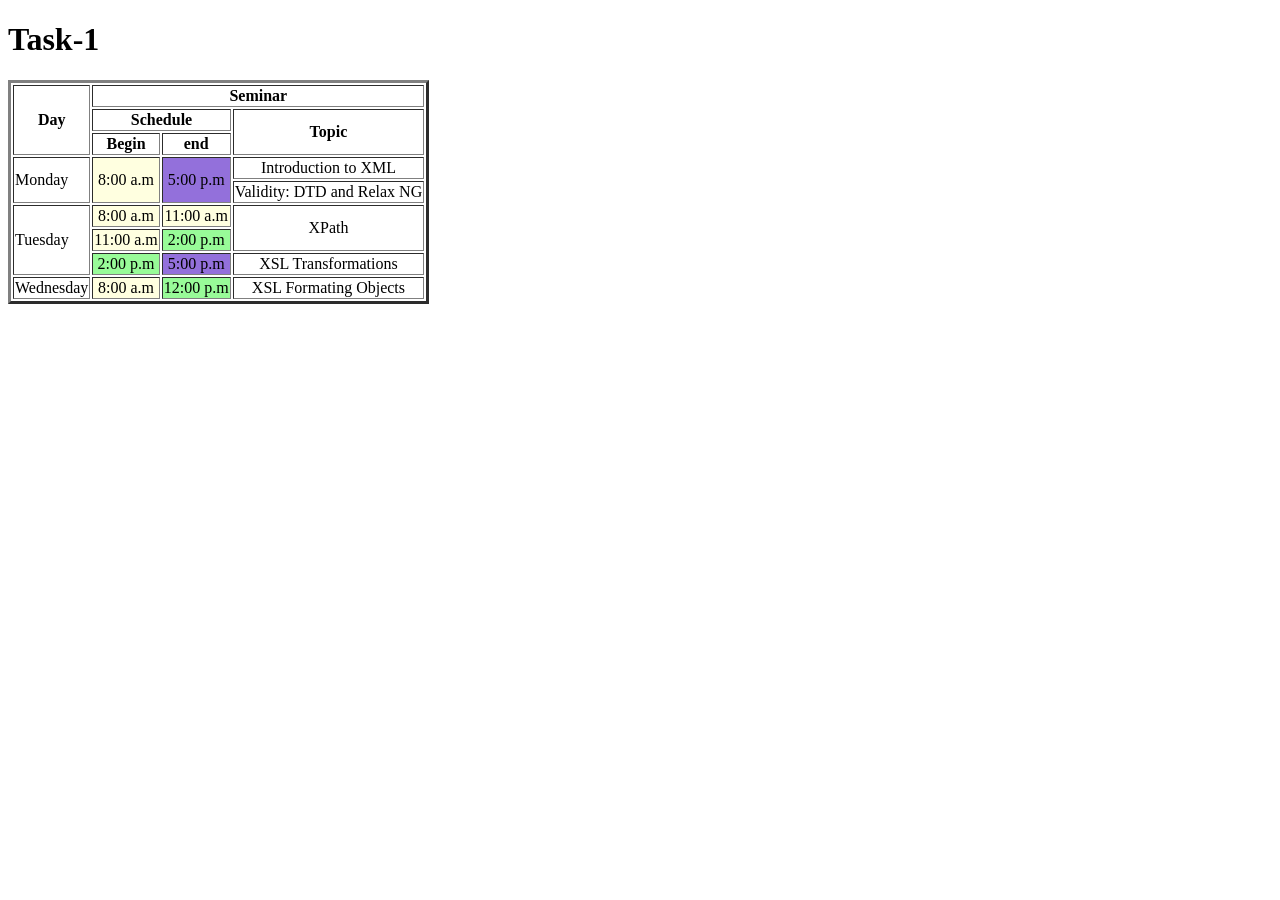
<file: task1/index.html>
<!doctype html>
<html lang="en">
  <head>
    <meta charset="UTF-8" />
    <meta name="viewport" content="width=device-width, initial-scale=1.0" />
    <title>Task1</title>
  </head>
  <body>
    <h1>Task-1</h1>
    <table border="3">
      <!--table head-->
      <thead>
        <tr>
          <th rowspan="3">Day</th>
          <th colspan="4">Seminar</th>
        </tr>
        <tr>
          <th colspan="2">Schedule</th>
          <th rowspan="2">Topic</th>
        </tr>
        <tr>
          <th>Begin</th>
          <th>end</th>
        </tr>
      </thead>
      <!--table body-->
      <tbody>
        <tr>
          <td rowspan="2">Monday</td>
          <td rowspan="2" bgcolor="lightyellow" align="center">8:00 a.m</td>
          <td rowspan="2" bgcolor="MediumPurple" align="center">5:00 p.m</td>
          <td align="center">Introduction to XML</td>
        </tr>
        <tr>
          <td>Validity: DTD and Relax NG</td>
        </tr>
        <tr>
          <td rowspan="3">Tuesday</td>
          <td bgcolor="lightyellow" align="center">8:00 a.m</td>
          <td bgcolor="lightyellow" align="center">11:00 a.m</td>
          <td rowspan="2" align="center">XPath</td>
        </tr>
        <tr>
          <td bgcolor="lightyellow" align="center">11:00 a.m</td>
          <td bgcolor="PaleGreen" align="center">2:00 p.m</td>
        </tr>
        <tr>
          <td bgcolor="PaleGreen" align="center">2:00 p.m</td>
          <td bgcolor="MediumPurple" align="center">5:00 p.m</td>
          <td align="center">XSL Transformations</td>
        </tr>

        <tr>
          <td>Wednesday</td>
          <td bgcolor="lightyellow" align="center">8:00 a.m</td>
          <td bgcolor="PaleGreen" align="center">12:00 p.m</td>
          <td align="center">XSL Formating Objects</td>
        </tr>
      </tbody>
    </table>
  </body>
</html>
</file>
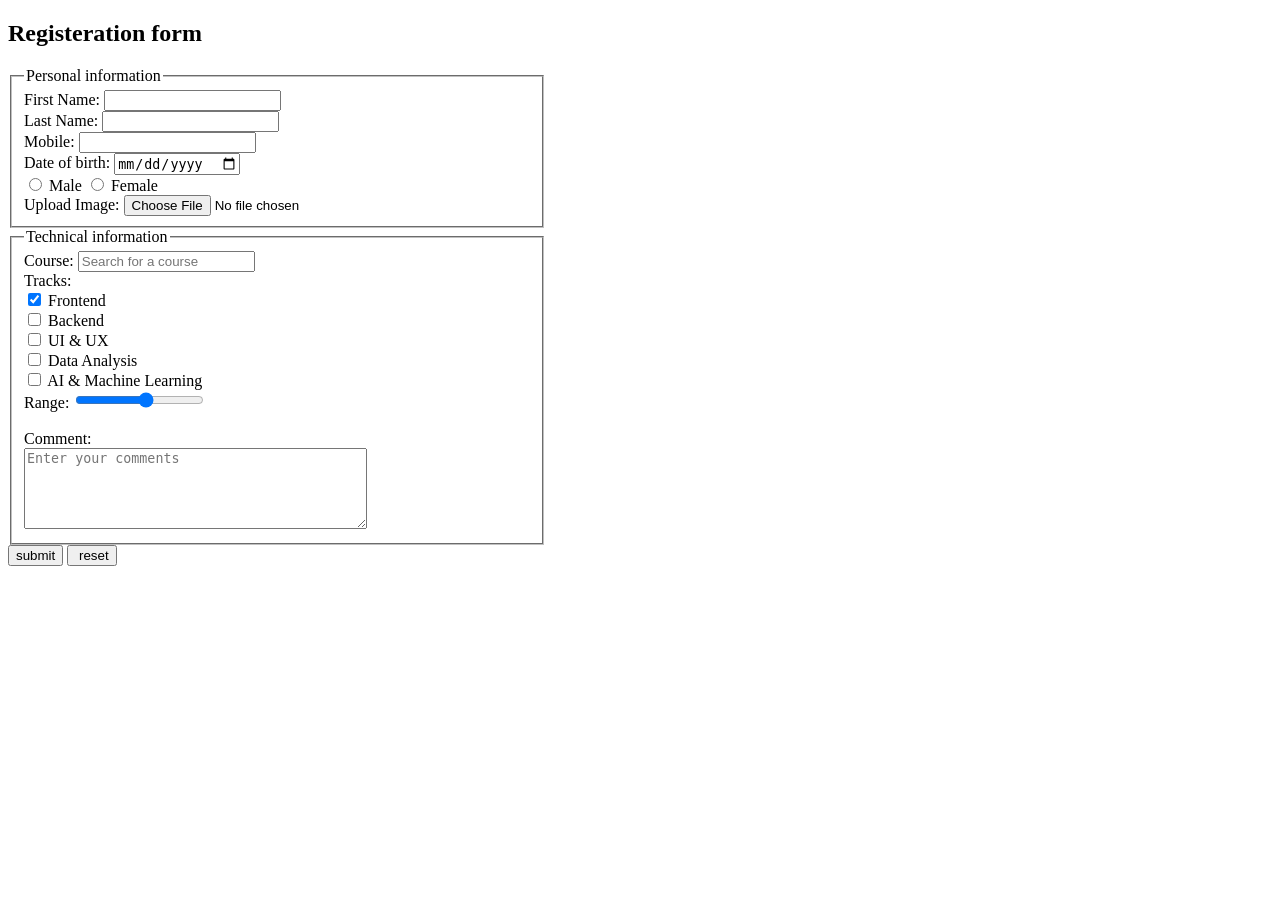
<file: task2/index.html>
<!doctype html>
<html lang="en">
  <head>
    <meta charset="UTF-8" />
    <meta name="viewport" content="width=device-width, initial-scale=1.0" />
    <title>Task2</title>
  </head>
  <body>

    <form autocomplete="off">
        <h2>Registeration form</h2>
        <fieldset style="width:40%" >
            <legend >Personal information</legend>

            <div>
        <label for="fname">First Name: </label>
        <input type="text"  name="first name" required pattern="[A-Za-z]+" id="fname"/>
    </div>

    <div>
        <label for="lname">Last Name: </label>
      <input type="text" name="last name" minlength="5" id="lname" />
    </div>

    <div>
      <label for="mob">Mobile: </label>
      <input type="tel" name="mobile number" maxlength="11" id="mob" pattern="01[0125][0-9]{8}" title="Please enter a valid Egyptian mobile number" />
    </div>

    <div>
     <label for="dof">Date of birth: </label>
     <input type="date" id="dof" name="date of birth" required>
    </div>

    <div>
     <input type="radio" name="gender" value="male" id="male" required> <label for="male">Male</label>
     <input type="radio" name="gender" value="female" id="female" required> <label for="female">Female</label>
    </div>

    
    <div>
     <label for="img">Upload Image: </label>
     <input type="file" name="image" id="img" accept=".png" >
    </div> 

 </fieldset>

 <fieldset style="width:40%">
    <legend>Technical information</legend>

    <div>
    <label for="course">Course: </label>
    <input type="text" id="course" name="course" list="courses" placeholder="Search for a course">
        <datalist id="courses">
            <option value="HTML">
            <option value="CSS">
            <option value="JavaScript">
            <option value="Bootstrap">
            <option value="React">
        </datalist>
      </div>

    <div>
        <label>Tracks: </label><br>

        <input type="checkbox" id="frontend" name="tracks" checked>
        <label for="frontend">Frontend</label><br>

        <input type="checkbox" id="backend" name="tracks">
        <label for="backend">Backend</label><br>

        <input type="checkbox" id="uiux" name="tracks">
        <label for="uiux">UI & UX</label><br>

        <input type="checkbox" id="data" name="tracks">
        <label for="data">Data Analysis</label><br>

        <input type="checkbox" id="ai" name="tracks">
        <label for="ai">AI & Machine Learning</label><br>
    </div>

    <div>
        <label for="range">Range: </label>
        <input type="range" step="10" id="range" name="range" min="10" max="100"  >
    </div><br>

    <div>
        <label for="cmt">Comment: </label><br>
        <textarea id="cmt" name="User's comment" placeholder="Enter your comments" required rows="5" cols="40"></textarea>
    </div>

 </fieldset>

    <div>
        <input type="submit" value="submit">
        <input type="reset" value=" reset">
    </div>

    </form>
  </body>
</html>
</file>
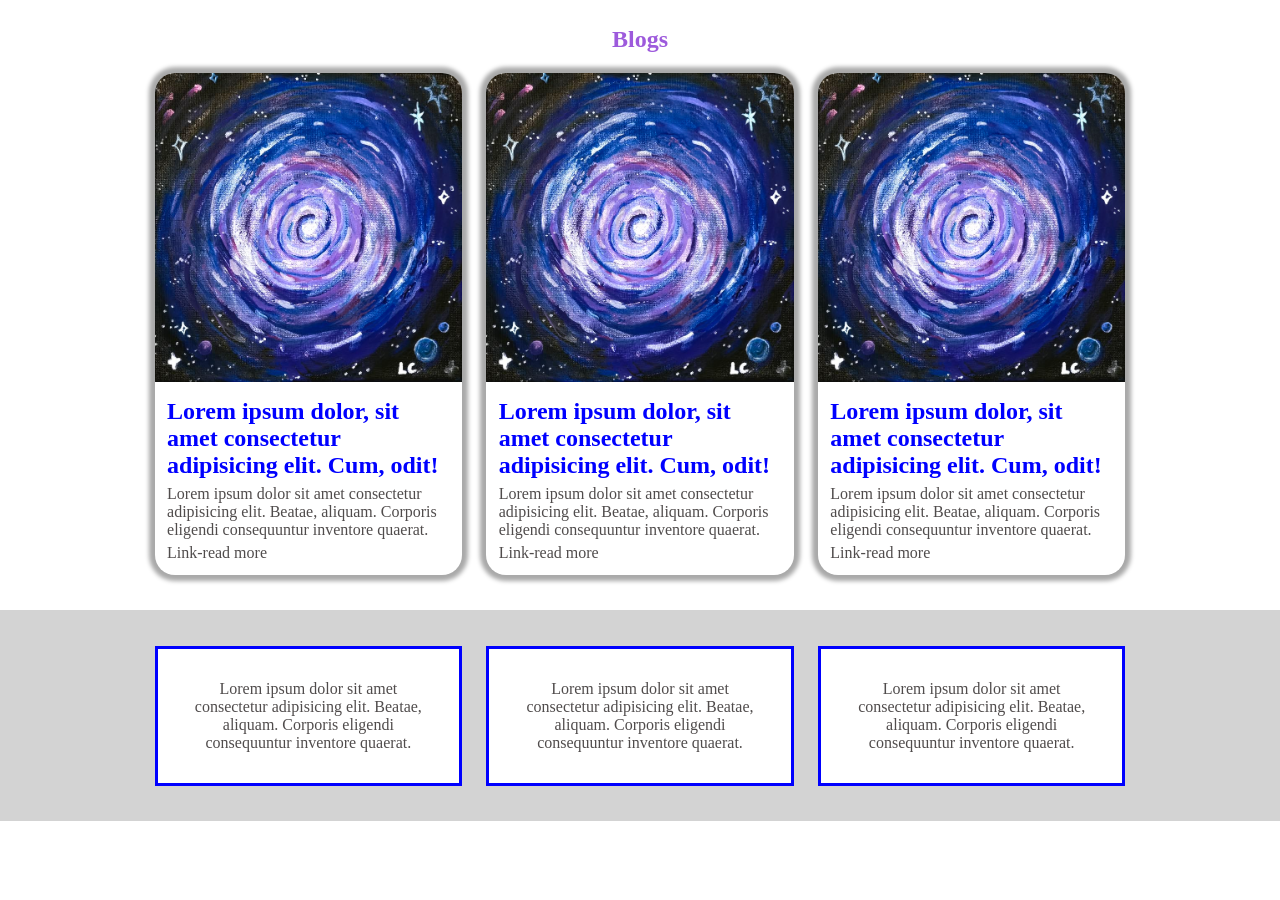
<file: task3 (css-cards)/index.html>
<!doctype html>
<html lang="en">
  <head>
    <meta charset="UTF-8" />
    <meta name="viewport" content="width=device-width, initial-scale=1.0" />
    <title>Document</title>
    <link rel="stylesheet" href="style.css" />
  </head>
  <body>

    <!-- <section class="padding-top-bottom">
      <div class="container">
        <h1 class="text-center">Blogs</h1>
        <div class="card">
          <img src="images/img1.jfif"" alt="" class="w-100" />
          <div class="card-body">
            <h2>
              Lorem ipsum dolor, sit amet consectetur adipisicing elit. Cum,
              odit!
            </h2>
            <p class="text-grey">
              Lorem ipsum dolor sit amet consectetur adipisicing elit. Beatae,
              aliquam. Corporis eligendi consequuntur inventore quaerat.
            </p>
            <a href="" class="text-grey">Link-read more</a>
          </div>
        </div>
      </div>
    </section>

    <section class="bg-light padding-top-bottom">
      <div class="container">
        <h1 class="text-center">Blogs</h1>
        <div class="card">
          <img src="images/img1.jfif" alt="" class="w-100" />
          <div class="card-body">
            <h2>
              Lorem ipsum dolor, sit amet consectetur adipisicing elit. Cum,
              odit!
            </h2>
            <p class="text-grey">
              Lorem ipsum dolor sit amet consectetur adipisicing elit. Beatae,
              aliquam. Corporis eligendi consequuntur inventore quaerat.
            </p>
            <a href="" class="text-grey">Link-read more</a>
          </div>
        </div>
      </div>
    </section> -->

    <section class="padding-top-bottom">
      <div class="container">
        <h1 class="text-center">Blogs</h1>
        <div class="card">
          <img src="images/img1.jfif" alt="" class="w-100" />
          <div class="card-body">
            <h2>
              Lorem ipsum dolor, sit amet consectetur adipisicing elit. Cum,
              odit!
            </h2>
            <p class="text-grey">
              Lorem ipsum dolor sit amet consectetur adipisicing elit. Beatae,
              aliquam. Corporis eligendi consequuntur inventore quaerat.
            </p>
            <a href="" class="text-grey">Link-read more</a>
          </div>
        </div>
        <div class="card">
          <img src="images/img1.jfif" alt="" class="w-100" />
          <div class="card-body">
            <h2>
              Lorem ipsum dolor, sit amet consectetur adipisicing elit. Cum,
              odit!
            </h2>
            <p class="text-grey">
              Lorem ipsum dolor sit amet consectetur adipisicing elit. Beatae,
              aliquam. Corporis eligendi consequuntur inventore quaerat.
            </p>
            <a href="" class="text-grey">Link-read more</a>
          </div>
         </div>

        <div class="card">
          <img src="images/img1.jfif" alt="" class="w-100" />
          <div class="card-body">
            <h2>
              Lorem ipsum dolor, sit amet consectetur adipisicing elit. Cum,
              odit!
            </h2>
            <p class="text-grey">
              Lorem ipsum dolor sit amet consectetur adipisicing elit. Beatae,
              aliquam. Corporis eligendi consequuntur inventore quaerat.
            </p>
            <a href="" class="text-grey">Link-read more</a>
          </div>
        </div>
    
    </section>

    <section class="bg-light  padding-top-bottom">
      <div class="container">
        <div class="card-sm">
            <p class="text-grey">
              Lorem ipsum dolor sit amet consectetur adipisicing elit. Beatae,
              aliquam. Corporis eligendi consequuntur inventore quaerat.
            </p>
          </div>
        <div class="card-sm">
            <p class="text-grey">
              Lorem ipsum dolor sit amet consectetur adipisicing elit. Beatae,
              aliquam. Corporis eligendi consequuntur inventore quaerat.
            </p>
          </div>
        <div class="card-sm">
            <p class="text-grey">
              Lorem ipsum dolor sit amet consectetur adipisicing elit. Beatae,
              aliquam. Corporis eligendi consequuntur inventore quaerat.
            </p>
          </div>
        </div>
    </section>
  </body>
</html>
</file>
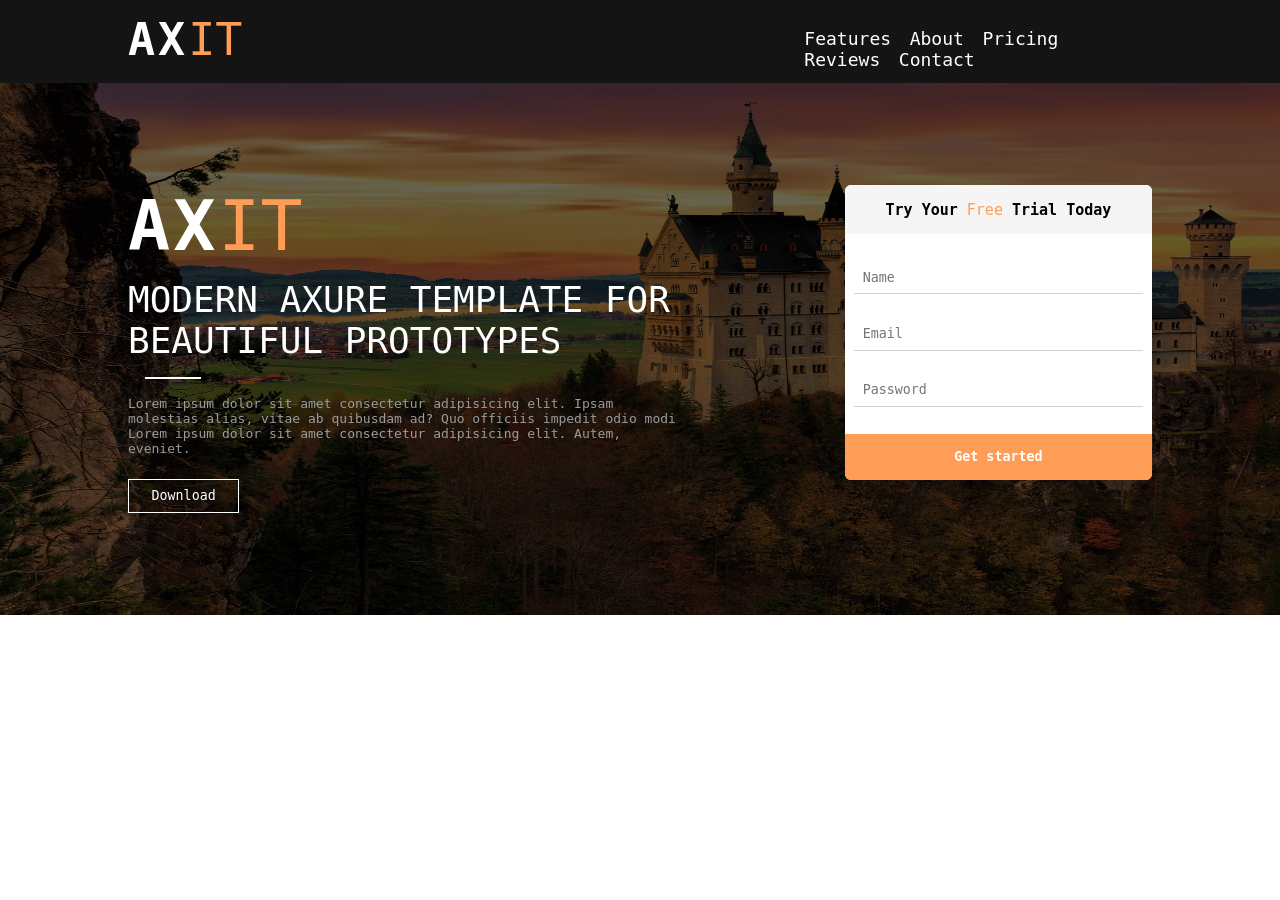
<file: task4 (nav)/index.html>
<!doctype html>
<html lang="en">
  <head>
    <meta charset="UTF-8" />
    <meta name="viewport" content="width=device-width, initial-scale=1.0" />
    <title>AXIT</title>

    <link rel="stylesheet" href="css/style.css" />
  </head>
  <body>
    <!--navbar-->
    <nav class="bg-dark">
      <div class="container">
        <a href="index.html" class="float-left">
          <h2 class="text-white title-style">
            <span class="span-ax">ax</span><span class="span-it">it</span>
          </h2>
        </a>

        <ul class="float-right">
          <li class="d-inline-block">
            <a href="#" class="text-white">Features</a>
          </li>
          <li class="d-inline-block">
            <a href="#" class="text-white">About</a>
          </li>
          <li class="d-inline-block">
            <a href="#" class="text-white">Pricing</a>
          </li>
          <li class="d-inline-block">
            <a href="#" class="text-white">Reviews</a>
          </li>
          <li class="d-inline-block">
            <a href="#" class="text-white">Contact</a>
          </li>
        </ul>
        <div class="clear"></div>
      </div>
    </nav>

    <!--Background image section-->
    <section class="bg-img text-white">
      <div class="overlay">
        <div class="container">
          <div class="left float-left">
            <h1 class="title-style">
              <span class="span-ax">ax</span><span class="span-it">it</span>
            </h1>
            <p class="title-style main-p">
              modern axure template for beautiful prototypes
            </p>
            <hr class="hr-white" />
            <p class="text-gray">
              Lorem ipsum dolor sit amet consectetur adipisicing elit. Ipsam
              molestias alias, vitae ab quibusdam ad? Quo officiis impedit odio
              modi Lorem ipsum dolor sit amet consectetur adipisicing elit.
              Autem, eveniet.
            </p>
            <button class="btn text-white">Download</button>
          </div>

          <form class="form-style float-right">
            <p class="form-title">
              Try your <span class="span-it">free</span> trial today
            </p>
            <div class="form-body">
              <input type="text" placeholder="Name" />
              <input type="email" placeholder="Email" />
              <input type="password" placeholder="Password" />
            </div>
            <button>Get started</button>
          </form>
          <div class="clear"></div>
        </div>
      </div>
    </section>
  </body>
</html>
</file>
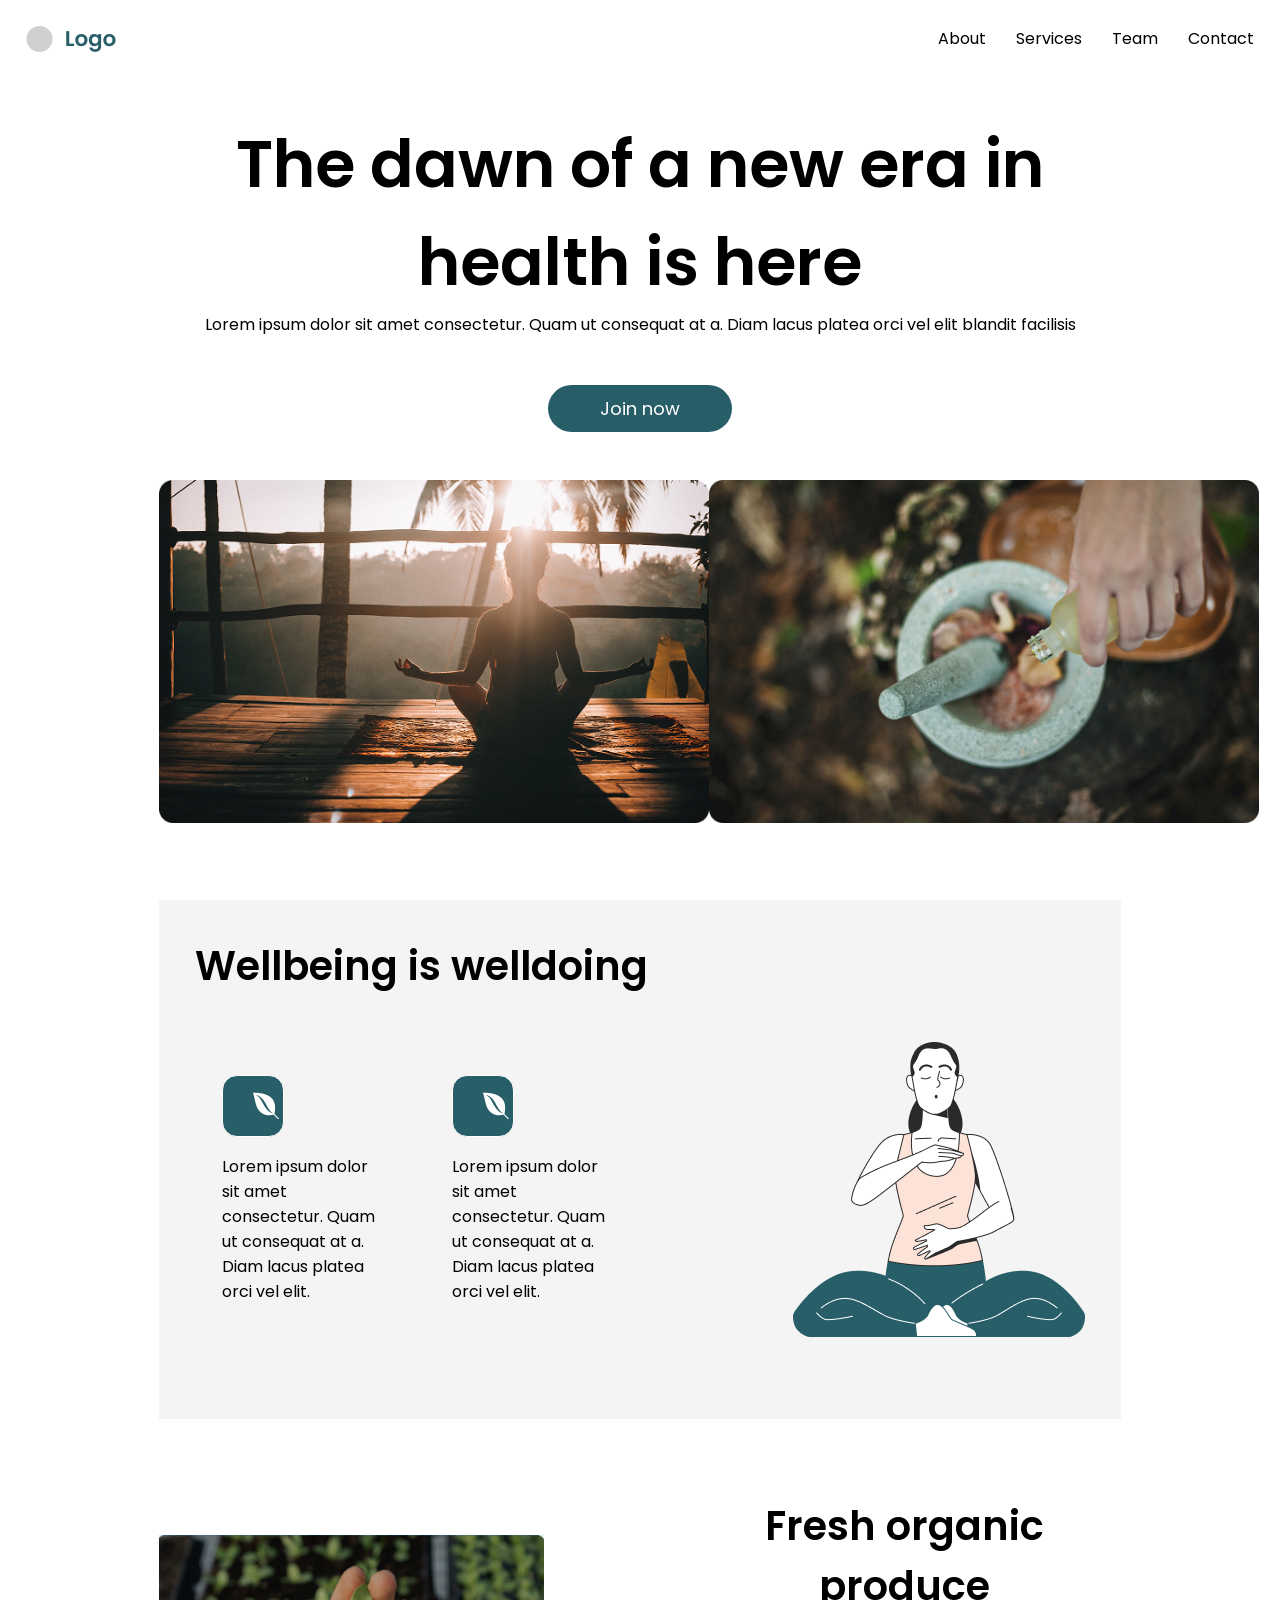
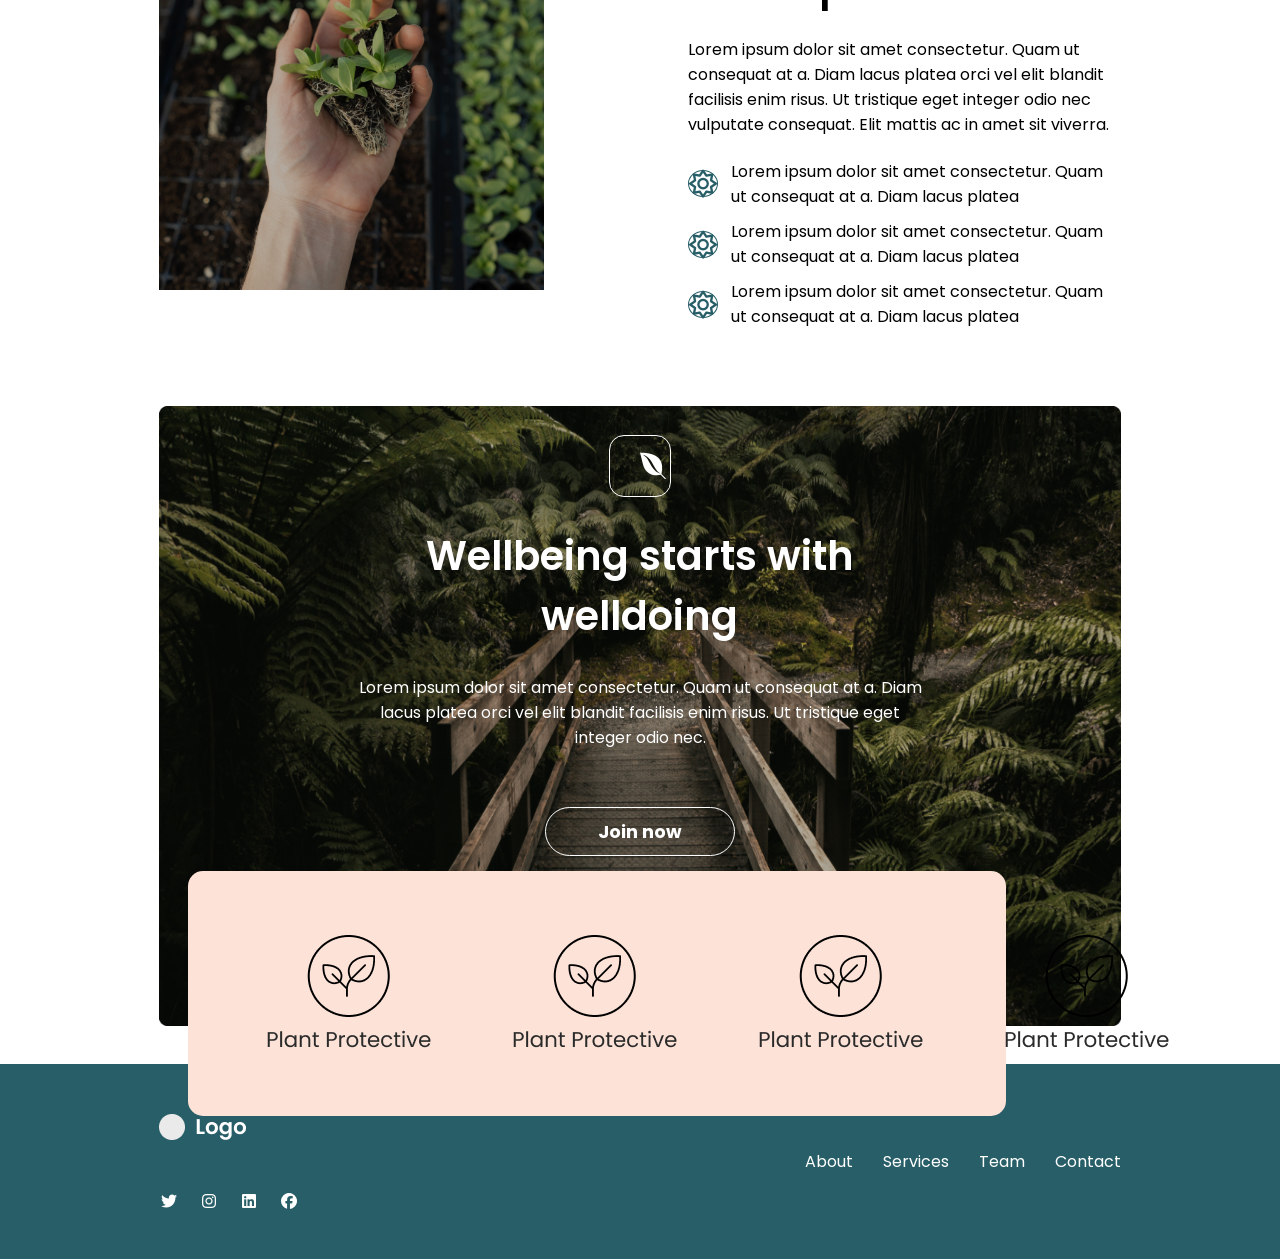
<file: task6/index.html>
<!doctype html>
<html lang="en">
  <head>
    <meta charset="UTF-8" />
    <meta name="viewport" content="width=device-width, initial-scale=1.0" />
    <title>Task-5</title>
    <link rel="preconnect" href="https://fonts.googleapis.com" />
    <link rel="preconnect" href="https://fonts.gstatic.com" crossorigin />
    <link
      href="https://fonts.googleapis.com/css2?family=Arimo:ital,wght@0,400..700;1,400..700&family=Poppins:ital,wght@0,100;0,200;0,300;0,400;0,500;0,600;0,700;0,800;0,900;1,100;1,200;1,300;1,400;1,500;1,600;1,700;1,800;1,900&family=Roboto:ital,wght@0,100..900;1,100..900&display=swap"
      rel="stylesheet"
    />
    <link rel="stylesheet" href="css/all.min.css" />
    <link rel="stylesheet" href="css/style.css" />
    <link rel="stylesheet" href="css/media.css" />
  </head>
  <body>
    <header>
      <nav class="display-flex bg-white">
        <a href="index.html" class="text-black icon">
          <img src="images/Logo.png" class="icon" alt="" />
        </a>

        <ul class="nav-links display-flex text-gray">
          <li><a href="#about" class="text-gray">About</a></li>
          <li><a href="#services" class="text-gray">Services</a></li>
          <li><a href="#team" class="text-gray">Team</a></li>
          <li><a href="#contact" class="text-gray">Contact</a></li>
        </ul>
        <i class="fa-solid fa-bars menu-icon"></i>

      </nav>
    </header>

    <section class="section-padding bg-white text-center">
      <div class="container">
        <h1>The dawn of a new era in health is here</h1>
        <p>
          Lorem ipsum dolor sit amet consectetur. Quam ut consequat at a. Diam
          lacus platea orci vel elit blandit facilisis
        </p>
        <button class="join-btn bg-darkgreen margin-top-btm">Join now</button>
        <div class="display-flex hero-images">
          <img
            src="images/jared-rice-xce530fBHrk-unsplash 1.png"
            alt=""
            class="img-style"
          />
          <img
            src="images/katherine-hanlon-mod2s3-qFOc-unsplash 1.png"
            alt=""
            class="img-style"
          />
        </div>
      </div>
    </section>

    <section class="section-padding">
      <div class="container bg-light-gray section-padding">
        <h2 class="section-title">Wellbeing is welldoing</h2>
        <div class="display-flex">
          <div class="display-flex w-50 margin-top-btm section-padding dvgap">
            <div>
              <i
                class="fa-brands fa-envira text-white bg-darkgreen icon1-style text-center margin-top-btm"
              ></i>
              <p class="margin-top-btm">
                Lorem ipsum dolor sit amet consectetur. Quam ut consequat at a.
                Diam lacus platea orci vel elit.
              </p>
            </div>
            <div>
              <i
                class="fa-brands fa-envira text-white bg-darkgreen icon1-style text-center margin-top-btm"
              ></i>
              <p class="margin-top-btm">
                Lorem ipsum dolor sit amet consectetur. Quam ut consequat at a.
                Diam lacus platea orci vel elit.
              </p>
            </div>
          </div>
          <div class="imgsec2">
            <img src="images/Group.png" alt="" />
          </div>
        </div>
      </div>
    </section>

    <section class="section-padding bg-white">
      <div class="container">
        <div class="display-flex">
          <div class="w-45 sec3img">
            <img src="images/sec3.png" alt="" />
          </div>
          <div class="w-45 fresh">
            <h2 class="section-title text-center">Fresh organic produce</h2>
            <p class="margin-top-btm">
              Lorem ipsum dolor sit amet consectetur. Quam ut consequat at a.
              Diam lacus platea orci vel elit blandit facilisis enim risus. Ut
              tristique eget integer odio nec vulputate consequat. Elit mattis
              ac in amet sit viverra.
            </p>
            <ul class="display-flex">
              <li class="display-flex">
                <i class="fa-regular fa-sun icon2-style"></i>
                <p>
                  Lorem ipsum dolor sit amet consectetur. Quam ut consequat at
                  a. Diam lacus platea
                </p>
              </li>
              <li class="display-flex">
                <i class="fa-regular fa-sun icon2-style margin-top-btm"></i>
                <p>
                  Lorem ipsum dolor sit amet consectetur. Quam ut consequat at
                  a. Diam lacus platea
                </p>
              </li>
              <li class="display-flex">
                <i class="fa-regular fa-sun icon2-style"></i>
                <p>
                  Lorem ipsum dolor sit amet consectetur. Quam ut consequat at
                  a. Diam lacus platea
                </p>
              </li>
            </ul>
          </div>
        </div>
      </div>
    </section>

    <section class="section-padding bg-white text-center">
      <div class="container bg-img">
        <div id="text-container">
          <i
            class="fa-brands fa-envira text-white icon1-style text-center margin-top-btm"
          ></i>
          <h2 class="section-title text-white">
            Wellbeing starts with welldoing
          </h2>
          <p class="text-white margin-top-btm">
            Lorem ipsum dolor sit amet consectetur. Quam ut consequat at a. Diam
            lacus platea orci vel elit blandit facilisis enim risus. Ut
            tristique eget integer odio nec.
          </p>
          <button class="join-btn margin-top-btm" id="join-btn">
            Join now
          </button>
        </div>
        <div class="bg-img2 display-flex">
        <img src="images/1.png" alt="">
        <img src="images/1.png" alt="">
        <img src="images/1.png" alt="">
        <img src="images/1.png" alt="">
      </div>
      </div>
    </section>

    <footer class="bg-darkgreen section-padding">
  <div class="container">
    <div class="footer-grid">
      <div class="footer-left">
      <a href="index.html" class="text-white footer-logo icon margin-top-btm">
        <img src="images/Logo2.png" class="icon margin-top-btm" alt="" />
      </a>
        <ul class="nav-links footer-social text-white display-flex margin-top-btm">
      <li><a href="#" class="text-white"><i class="fa-brands fa-twitter"></i></a></li>
      <li><a href="#" class="text-white"><i class="fa-brands fa-instagram"></i></a></li>
      <li><a href="#" class="text-white"><i class="fa-brands fa-linkedin"></i></a></li>
      <li><a href="#" class="text-white"><i class="fa-brands fa-facebook"></i></a></li>
    </ul>
    </div>
  

    <ul class="nav-links footer-nav text-white display-flex ">
        <li><a href="#about" class="text-white">About</a></li>
        <li><a href="#services" class="text-white">Services</a></li>
        <li><a href="#team" class="text-white">Team</a></li>
        <li><a href="#contact" class="text-white">Contact</a></li>
      </ul>
     
      </div>
    </div>
  
</footer>


  </body>
</html>
</file>
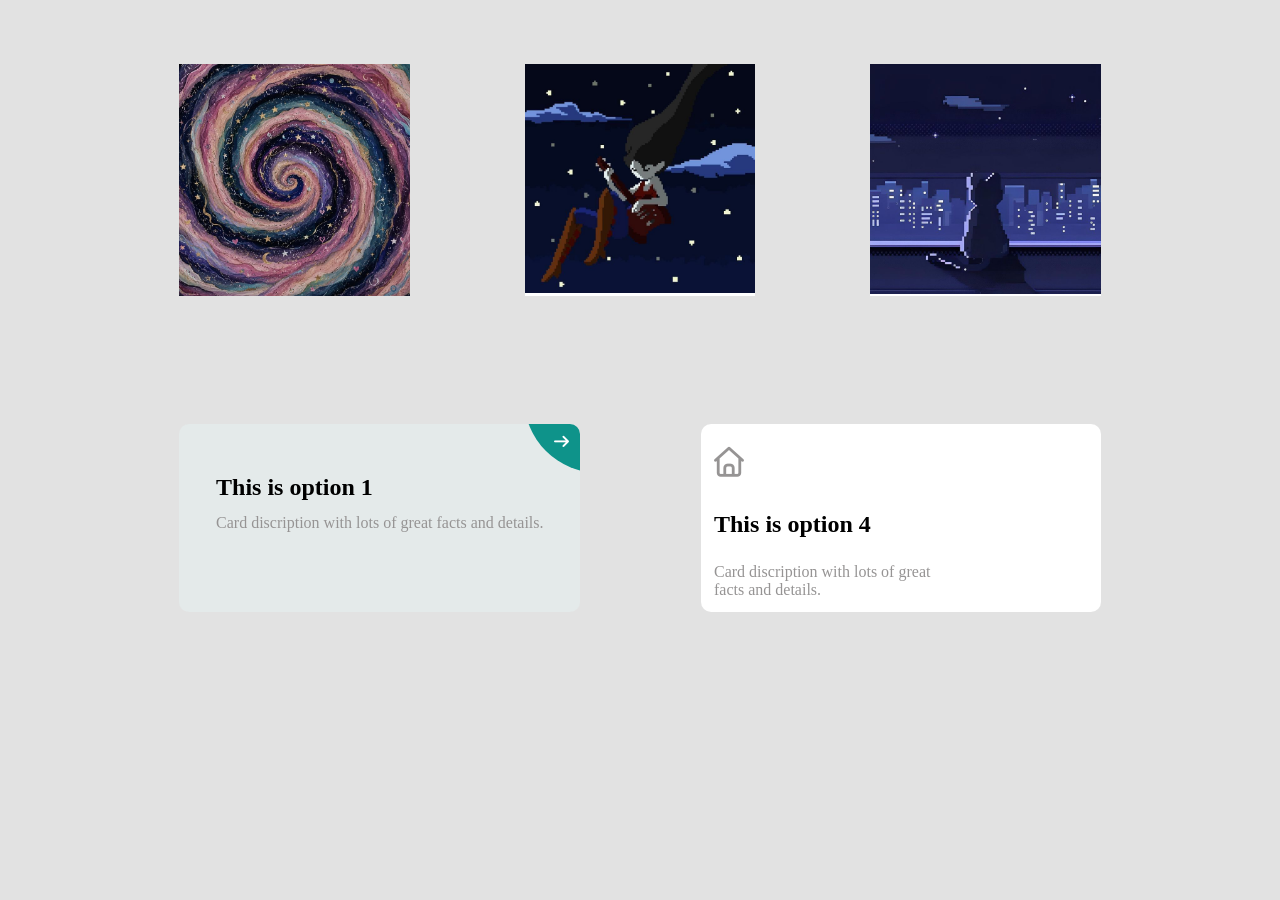
<file: task7 (cards hover)/index.html>
<!doctype html>
<html lang="en">
  <head>
    <meta charset="UTF-8" />
    <meta name="viewport" content="width=device-width, initial-scale=1.0" />
    <title>Cards Hover</title>
    <link rel="stylesheet" href="css/style.css" />
    <link rel="stylesheet" href="css/all.min.css" />
  </head>
  <body class="bg-lightgray">
    <!--task-1-->
    <section class="padding">
      <div class="container display-flex">
        <div class="card">
          <div class="image">
            <img src="images/img1.jfif" alt="" />
          </div>
          <div class="img-bg">
            <h3>Karan singh</h3>
            <p class="text-gray">Graphic Designer</p>
          </div>
        </div>

        <div class="card">
          <div class="image">
            <img src="images/img2.jfif" alt="" />
          </div>
          <div class="img-bg">
            <h3>Dolly Seth</h3>
            <p class="text-gray">Digital Marketing</p>
          </div>
        </div>

        <div class="card">
          <div class="image">
            <img src="images/img3.jfif" alt="" />
          </div>
          <div class="img-bg">
            <h3>Aakash Agrawal</h3>
            <p class="text-gray">Chartered Accountant C.A</p>
          </div>
        </div>
      </div>
    </section>

    <!--task-2-->
    <section class="padding">
      <div class="container display-flex">
        <div class="op" id="op1">
          <div class="op1-circle"></div>
          <i class="fa-solid fa-arrow-right text-white"></i>
          <h2 class="margin">This is option 1</h2>
          <p class="text-gray">
            Card discription with lots of great facts and details.
          </p>
        </div>

        <div class="op display-flex" id="op4">
          <div class="w-80">
            <i class="fa-regular fa-house text-gray margin padding"></i>
            <h2 class="padding">This is option 4</h2>
            <p class="text-gray padding">
              Card discription with lots of great facts and details.
            </p>
          </div>
          <div class="purple-div">
            <i class="fa-solid fa-arrow-right arrow2"></i>
          </div>
        </div>
      </div>
    </section>
  </body>
</html>
</file>
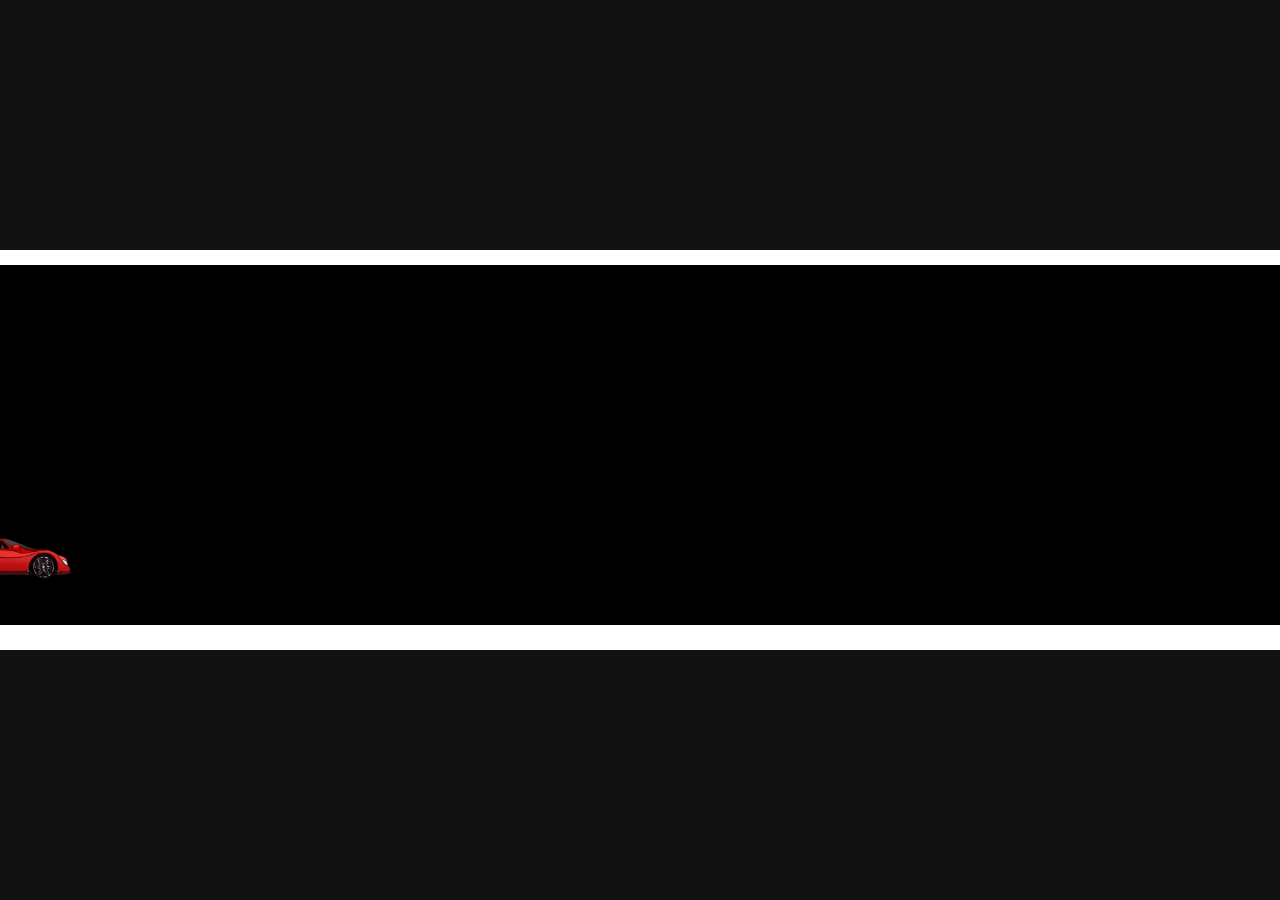
<file: task8 (car animation)/index.html>
<!doctype html>
<html lang="en">
  <head>
    <meta charset="UTF-8" />
    <meta name="viewport" content="width=device-width, initial-scale=1.0" />
    <title>Car</title>
    <link rel="stylesheet" href="css/style.css" />
  </head>
  <body class="street d-flex">
    <div class="road">
      <img src="images/car.png" alt="" class="car" />
    </div>
  </body>
</html>
</file>
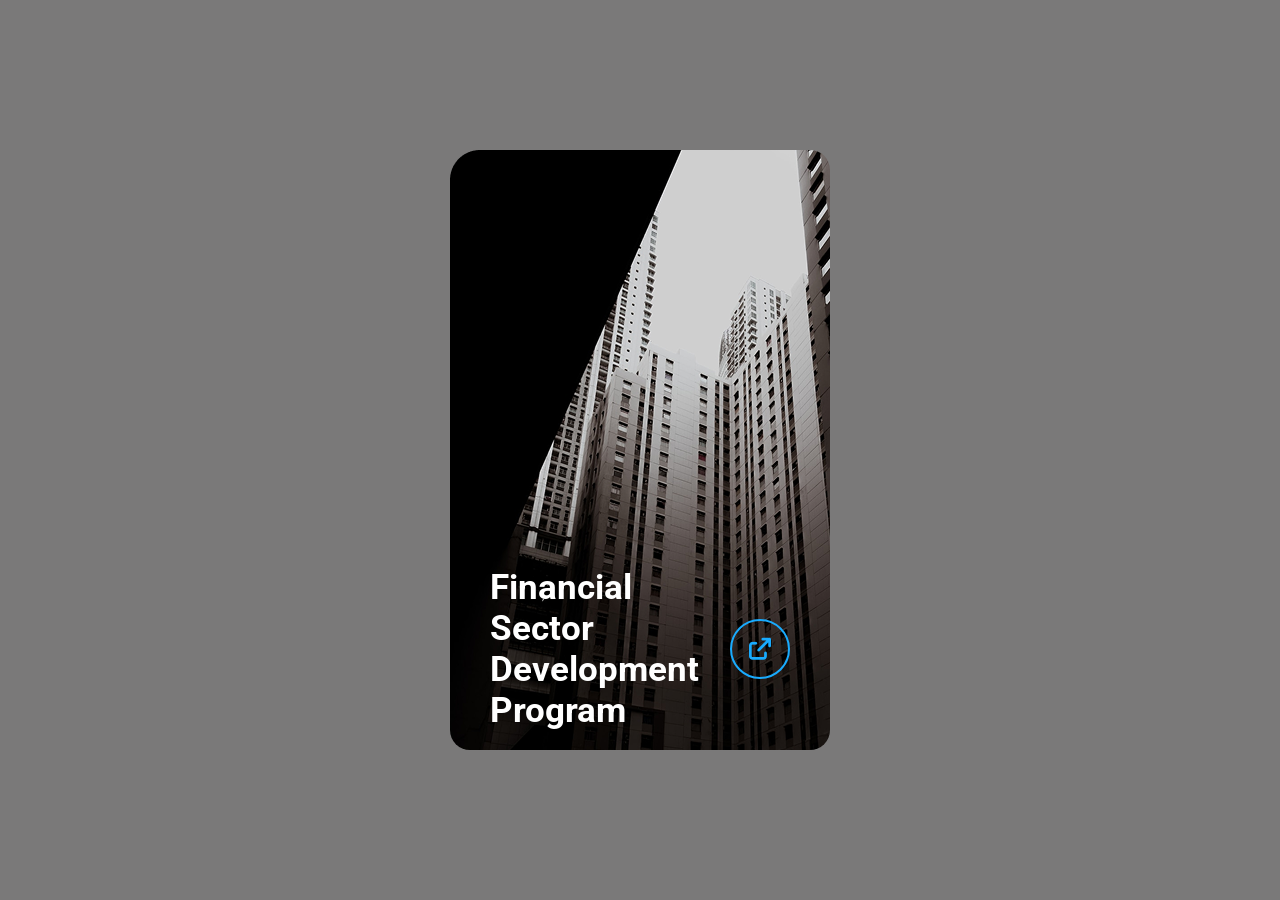
<file: task8 pt2 (flip cards)/index.html>
<!DOCTYPE html>
<html lang="en">
<head>
    <meta charset="UTF-8">
    <meta name="viewport" content="width=device-width, initial-scale=1.0">
    <title>Flip card</title>
    <link rel="preconnect" href="https://fonts.googleapis.com">
    <link rel="preconnect" href="https://fonts.gstatic.com" crossorigin>
    <link href="https://fonts.googleapis.com/css2?family=Arimo:ital,wght@0,400..700;1,400..700&family=Poppins:ital,wght@0,100;0,200;0,300;0,400;0,500;0,600;0,700;0,800;0,900;1,100;1,200;1,300;1,400;1,500;1,600;1,700;1,800;1,900&family=Roboto:ital,wght@0,100..900;1,100..900&display=swap" rel="stylesheet">
    <link rel="stylesheet" href="css/style.css">
    <link rel="stylesheet" href="css/all.min.css">
</head>
<body>
    <div class="card">
    <div class="card-inner">

        <div class="card-front">
            <div class="display-flex">
            <h2 class="text1-white">Financial Sector Development Program</h2>
            <i class="fa-solid fa-arrow-up-right-from-square text1-white"></i>    
         </div>
        </div>

       <div class="card-back">
        <img src="images/🦆 icon _map_.png" alt="logo" class="card-logo">
       <h2>Financial Sector Development Program</h2>
        <p>
            The Program aims to develop a diversified and effective
            financial sector to support the development of the Saudi Arabia's
            economy.
        </p>

    <div class="card-footer-back">
        <a href="#">Read More</a>
        <button class="circle-btn display-flex">
            <i class="fa-solid fa-arrow-right"></i>
        </button>
    </div>

</div>

    </div>
</div>
</body>
</html>
</file>
<file: task3 (css-cards)/style.css>
* {
  margin: 0;
  padding: 0;
  box-sizing: border-box;
}

.bg-light {
  background-color: lightgrey;
}
.padding-top-bottom {
  padding-top: 2%;
  padding-bottom: 2%;
}
.text-center {
  text-align: center;
  color: rgb(157, 90, 220);
  margin-bottom: 10px;
}
.w-100{
    width: 100%;
    border-top-left-radius: 20px;
    border-top-right-radius: 20px;
}
.container{
    width:80%;
    margin:auto;
    text-align: center;
}

.card{
    width:30%;
    margin: 1%;
    background-color: white;
    box-shadow: 0px 0px 4px 6px darkgray;
    border-radius: 20px;
    display: inline-block;
    text-align: left;
    
}

.card-body{
    padding: 4%;
}
.card-body h2{
    color: blue;
}
.card-body p{
    margin: 2% 0%;

}
a{
    text-decoration: none;
}

.text-grey{
    color:rgb(80, 76, 76);
}

.card-sm{
    width: 30%;
    border: 3px solid blue ;
    padding: 3%;
    background-color: white;
    display:inline-block;
     margin: 1%;
    
    
}
</file>
<file: task4 (nav)/css/style.css>
/*reset*/
* {
  margin: 0;
  padding: 0;
  font-family: monospace;
  box-sizing: border-box;
}
a {
  text-decoration: none;
}

/*global*/

.container {
  width: 80%;
  margin: auto;
}
.btn {
  border: solid 1px;
  padding: 1.5% 4%;
  margin-top: 4%;
  background-color: transparent;
}
.bg-dark {
  background-color: rgb(20, 20, 20);
}
.text-center {
  text-align: center;
}

.title-style {
  font-weight: 100;
  text-transform: uppercase;
}

.hr-white {
  border: 1px solid white;
  margin: 3%;
  width: 10%;
}
.text-white {
  color: white;
}
.text-gray {
  color: rgb(156, 156, 156);
}

.span-it {
  color: #ff9c56;
  font-weight: 100;
}
.span-ax {
  font-weight: 800;
  letter-spacing: 3px;
}
.d-inline-block {
  display: inline-block;
}

/*custom*/
ul {
  list-style: none;
  width: 35%;
  margin-top: 1.5%;
}

nav {
  padding: 1% 0%;
}

nav h2 {
  font-size: 45px;
}

nav li {
  font-size: 18px;
  margin-left: 3%;
}

.bg-light {
  background-color: #e9e9e9;
}

.float-left {
  float: left;
}
.float-right {
  float: right;
}
.clear {
  clear: both;
}
.left {
  width: 55%;
}

.bg-img {
  background-image: url("../images/jplenio-architecture-3095716_1920.jpg");
  background-repeat: no-repeat;
  background-position: top center;
  background-size: 100% 100%;
}

.overlay {
  width: 100%;
  height: 100%;
  background-color: rgba(0, 0, 0, 0.6);
  padding: 8% 0;
}
h1 {
  font-size: 70px;
}

.main-p {
  font-size: 36px;
  margin-top: 2%;
}
.form-style {
  background-color: white;
  width: 30%;
  border-radius: 6px;
  overflow: hidden;
}
.form-body {
  padding: 5% 3%;
}
.form-style input {
  border: 0;
  border-bottom: 1px solid lightgray;
  padding: 3%;
  margin: 4% 0;
  width: 100%;
}

.form-title {
  text-transform: capitalize;
  color: black;
  text-align: center;
  font-size: 15px;
  font-weight: 800;
  background: #f5f5f5;
  padding: 5% 4%;
}
form button {
  width: 100%;
  padding: 5% 0;
  background-color: #ff9c56;
  color: white;
  border: none;
  font-weight: 600;
}
</file>
<file: task6/css/style.css>
* {
  padding: 0;
  margin: 0;
  box-sizing: border-box;
  font-family: "Poppins", sans-serif;
}
a {
  text-decoration: none;
  color: black;
}
ul {
  list-style: none;
}
nav {
  justify-content: space-between;
  padding: 2%;
}
.container {
  width: 80%;
  margin: auto;
}

h1 {
  font-size: 65px;
  font-weight: 600;
}
ul {
  flex-direction: column;
}
img {
  max-width: 100%;
  height: auto;
  display: block;
}
.margin-top-btm {
  margin: 5% 0;
}
.section-padding {
  padding: 3% 3%;
}
.float-left {
  float: left;
}
.float-right {
  float: right;
}

.text-white {
  color: white;
}

.bg-light-gray {
  background-color: #f4f4f4;
}
.bg-white {
  background-color: white;
}
.bg-darkgreen {
  background-color: #285e67;
}
.display-flex {
  display: flex;
  align-items: center;
  justify-content: space-between;
}
.icon {
  font-size: 20px;
}
.nav-links {
  gap: 30px;
  flex-direction: row;
}
.join-btn {
  border: none;
  padding: 10px 52px;
  border-radius: 25px;
  color: white;
  font-size: 18px;
}
#join-btn {
  background-color: transparent;
  border: 1px solid white;
  font-weight: 700;
}

.w-50 {
  width: 50%;
}
.w-45 {
  width: 45%;
}
.text-center {
  text-align: center;
}

.img-style {
  width: 550px;
}
.icon1-style {
  padding: 15px 30px;
  border-radius: 9px;
  font-size: 30px;
}
.icon2-style {
  font-size: 25px;
  border: 1.5px solid #285e67;
  color: #285e67;
  border-radius: 50%;
  margin-right: 3%;
}
.menu-icon{
    display:none;
}
.section-title {
  font-size: 40px;
  font-weight: 600;
}
.dvgap {
  gap: 70px;
}
.sec3img {
  border-radius: 20px;
  width: 40%;
}

.bg-img {
  background-image: url("../images/tyler-lastovich-AVzByhROPbs-unsplash\ 1.png");
  background-repeat: no-repeat;
  background-size: 100% 100%;
  background-position: center;
  position: relative;
  height: 620px;
}

.bg-img2{
  background-color: #FCE2D7;
   border-radius: 15px;
    position:absolute;
    bottom: -90px;
    left: 3%;
    width:85%;
    margin:auto ;
    padding:4%;
    height:245px;
    z-index: 2;
  
}
.bg-img h2{
    width: 50%; 
    width: 80%;
    margin: auto;
}
.fa-envira {
  border: 1.5px solid white;
  font-size: 30px;
  border-radius: 15px;
  text-align: center;
}
#text-container {
  width: 60%;
  margin: auto;
  margin-bottom: 4%;
}

.footer-grid{
    display:flex;
    align-items:center;
    justify-content:space-between;
}

.footer-left{
    display:flex;
    flex-direction:column;
    align-items:flex-start;
    gap:30px;
}

.footer-social{
    flex-direction:row;
    gap:20px;
}

.footer-nav{
    flex-direction:row;
    gap:30px;
}
</file>
<file: task6/css/media.css>
@media (max-width: 1024px) {
  .container {
    width: 70%;
  }

  h1 {
    font-size: 48px;
  }
  .img-style {
    width: 320px;
  }

  .bg-light-gray {
    text-align: center;
  }
  .imgsec2 {
    display: none;
  }
  .bg-light-gray .dvgap {
    gap: 60px;
    width: 100%;
  }

  .bg-img {
    height: auto;
  }
  #text-container {
    width: 90%;
  }

  .bg-img2 {
    flex-direction: row;
    flex-wrap: wrap;
    justify-content: center;
    gap: 10px;
    bottom: -130px;
    left: 5%;
    right: 5%;
    width: 90%;
    height: auto;
  }
  .bg-img2 img {
    width: 30%;
    margin: 2%;
  }

  footer {
    text-align: center;
    margin-top: 15%;
  }
  .footer-grid {
    position: relative;
  }
  .footer-nav {
    justify-content: flex-start;
    position: absolute;
    top: 39px;
  }
}

@media (max-width: 768px) {
  .container {
    width: 90%;
  }
  nav .nav-links {
    display: none;
  }

  nav.display-flex {
    flex-direction: row;
    justify-content: space-between;
    align-items: center;
  }
  .menu-icon {
    display: flex;
    font-size: 22px;
  }

  h1 {
    font-size: 39px;
    line-height: 1.3;
    margin-bottom: 4%;
  }
  .section-title {
    font-size: 32px;
  }

  p {
    font-size: 15px;
    line-height: 1.7;
  }

  section:first-of-type .display-flex {
    flex-direction: column;
    gap: 20px;
  }

  .img-style {
    width: 100%;
  }

  section:first-of-type .join-btn {
    width: 100%;
  }

  .display-flex {
    flex-direction: column;
    gap: 25px;
  }

  .w-45,
  .w-50,
  .sec3img,
  .fresh {
    width: 100%;
  }

  .imgsec2 {
    display: none;
  }

  .dvgap {
    gap: 30px;
  }
  .hero-images {
    flex-direction: column;
  }

  .sec3img img {
    width: 100%;
  }

  .fresh ul {
    margin: auto;

    width: 90%;
  }

  .fresh li {
    display: flex;
    flex-direction: row;
  }

  .bg-img {
    height: auto;
    padding: 40px 30px;
  }
  .bg-img h2 {
    width: 50%;
    margin: auto;
  }
  .join-btn {
    width: 40%;
  }
  .bg-img p {
    display: none;
  }

  #text-container {
    width: 100%;
  }

  .bg-img2 {
    position: static;
    width: 50%;
    padding: 3px 0;
    flex-direction: column;
    gap: 25px;
    height: auto;
  }

  .bg-img2 img {
    width: 200px;
  }

  footer {
    margin-top: 30px;
    text-align: center;
  }

  .footer-grid {
    display: flex;
    flex-direction: column;
    align-items: center;
    gap: 25px;
  }
  .footer-left {
    display: flex;
    flex-direction: column;
    align-items: center;
    gap: 20px;
  }

  .footer-logo {
    order: 1;
    margin: 0 auto;
  }

  .footer-nav {
    display: grid;
    grid-template-columns: repeat(2, auto);
    gap: 18px 50px;
    justify-content: flex-start;
  }
  .footer-nav li {
    flex: 0 0 40%;
  }

  .footer-social {
    order: 3;
    flex-direction: row;
    gap: 20px;
  }
}
</file>
<file: task7 (cards hover)/css/style.css>
* {
  margin: 0;
  padding: 0;
  box-sizing: border-box;
}
.container {
  margin: auto;
  width: 80%;
}
.bg-lightgray {
  background-color: rgb(226, 226, 226);
}
.text-gray {
  color: rgb(150, 148, 148);
}
.text-white {
  color: rgb(255, 255, 255);
}
.padding {
  padding: 5%;
}
.display-flex {
  display: flex;
  flex-direction: row;
  justify-content: space-between;
}

.card {
  width: 25%;
  position: relative;
}

.image {
  position: relative;
  z-index: 2;
  transition: 0.5s;
}

.image img {
  width: 100%;
  display: block;
}

.img-bg {
  background-color: white;
  position: absolute;
  top: 0;
  left: 0;
  width: 100%;
  height: 100%;
  display: flex;
  flex-direction: column;
  justify-content: flex-end;
  align-items: center;
  padding: 5px;
  z-index: 1;
  transition: 0.5s;
  font-size: 15px;
}

.card:hover .image {
  transform: translate(-25px, -25px);
}

.card:hover .img-bg {
  transform: translate(25px, 25px);
}
/*----------------task2-------------------*/
.margin {
  margin: 4% 0;
}
#op1 {
  background-color: #e4eaea;
  padding: 4%;
  border-radius: 10px;
  position: relative;
  overflow: hidden;
  transition: 0.5s ease;
}
.op1-circle {
  width: 150px;
  height: 150px;
  background-color: #0e938a;
  border-radius: 50%;
  position: absolute;
  top: -101px;
  right: -94px;
  transition: 0.7s all;
  z-index: 1;
}
.fa-arrow-right {
  position: absolute;
  top: 10px;
  right: 10px;
  font-size: 15px;
  z-index: 4;
}

#op1 h2,
#op1 p {
  position: relative; /* needed for z-index to apply */
  z-index: 2; /* above the circle */
  transition: 0.5s ease; /* smooth color change */
}

#op1:hover .op1-circle {
  transform: scale(7);
}

#op1:hover h2 {
  color: white;
}
#op1:hover p {
  color: rgb(206, 204, 204);
}

#op4 {
  background-color: white;
  border-radius: 10px;
  border: 1px solid transparent;

  width: 400px;
  overflow: hidden;
  transition: 0.5s ease;
}
.fa-house {
  font-size: 30px;
}
.w-80 {
  width: 80%;
}
.font-weight {
  font-weight: 100;
}
.purple-div {
  background-color: #be1e7b;
  width: 200px;
  color: white;
  position: relative;
  transform: skew(15deg) translateX(200px);
  transition: 0.5s ease;
}
.arrow2 {
  position: absolute;
  top: 20px;
  left: 10px;
  transform: skew(-15deg);
}
#op4:hover {
  border: 1px solid #be1e7b;
}
#op4:hover .purple-div {
  transform: skew(15deg) translateX(120px);
}
</file>
<file: task8 (car animation)/css/style.css>
* {
  margin: 0;
  padding: 0;
  box-sizing: border-box;
}
.d-flex {
  display: flex;
  justify-content: center;
  align-items: center;
}
.street {
  background-color: #111111;
  height: 100vh;
}
.road {
  width: 100%;
  height: 400px;
  background: #000;
  border-top: 15px solid #fff;
  border-bottom: 25px solid #fff;
  position: relative;
  overflow: hidden;
}

.car {
  width: 180px;
  position: absolute;
  bottom: 20px;
  left: -100px;
  transform: scaleX(-1);
  animation: drive 4s linear infinite;
}

@keyframes drive {
  from {
    left: -100px;
  }

  to {
    left: 100%;
  }
}
</file>
<file: task8 pt2 (flip cards)/css/style.css>
*{
    margin:0;
    padding:0;
    box-sizing:border-box;
    font-family: "Roboto", sans-serif;
}
.display-flex{
    display: flex;
    justify-content: center;
    align-items: center;
}
.text1-white{
    color:white;
}

body{
    display:flex;
    justify-content:center;
    align-items:center;
    height:100vh;
    background:#7a7979;
}

.card{
    width:380px;
    height:600px;
    perspective:1000px;
}

.card-inner{
    width:100%;
    height:100%;
    position:relative;
    transition:.8s;
    transform-style:preserve-3d;
}
.card:hover .card-inner{
    transform:rotateY(180deg);

}
.card:hover .card-front h2{
    animation: frontMove .4s forwards;
}
@keyframes frontMove{
    from{
        transform: translateY(0);
        opacity: 1;
    }

    to{
        transform: translateY(80px);
        opacity: 0;
    }
}

.card:hover .card-back h2{
    animation: backMove .4s forwards;
}

@keyframes backMove{
    from{
        transform: translateY(-400px);
        opacity: 0;
    }
    to{
        transform: translateY(0);
        opacity: 1;
    }
}

.card-front,
.card-back{

    width:100%;
    height:100%;
    padding: 5%;
    position:absolute;
    display:flex;
    justify-content:center;
    align-items:flex-end;
    font-size:30px;
    border-radius:20px;
    backface-visibility:hidden;

}

.card-front{
background-image: url(../images/Rectangle\ 5.png);
}
.card-front h2{
    font-size: 35px;
    width: 70%;
     transform: translateY(0);
     
  
}
.card-front .fa-arrow-up-right-from-square{
    width:60px;
    height:60px;
    display:flex;
    justify-content:center;
    align-items:center;
    border:2px solid #19ABFE;
    border-radius:50%;
    color:#19ABFE;
    font-size:22px;
}
.card-back{
    background:white;
    transform:rotateY(180deg);
    display:flex;
    flex-direction:column;
    align-items:flex-start;
    padding:50px;
}
.card-logo{
    width:60px;
}
.card-back h2{
    font-size:35px;
    color:#1E335C;
    font-weight:700;
     margin:30px 0;
    transform: translateY(-400px);

    
}
.card-back p{
    font-size:18px;
    line-height:1.5;
    color:#5d6b82;
}
.card-footer-back{
    width:100%;
    display:flex;
    justify-content:flex-end;
    align-items:center;
    gap:20px;
    margin-top: 6%;
}
.card-footer-back a{
    display: inline-block;
    color:#19abfe;
    text-decoration:none;
    font-size:22px;
}
.circle-btn{
    width:55px;
    height:55px;
    border:2px solid #19ABFE;
    border-radius:50%;
    background:white;
    color:#19ABFE;
 
}
</file>
